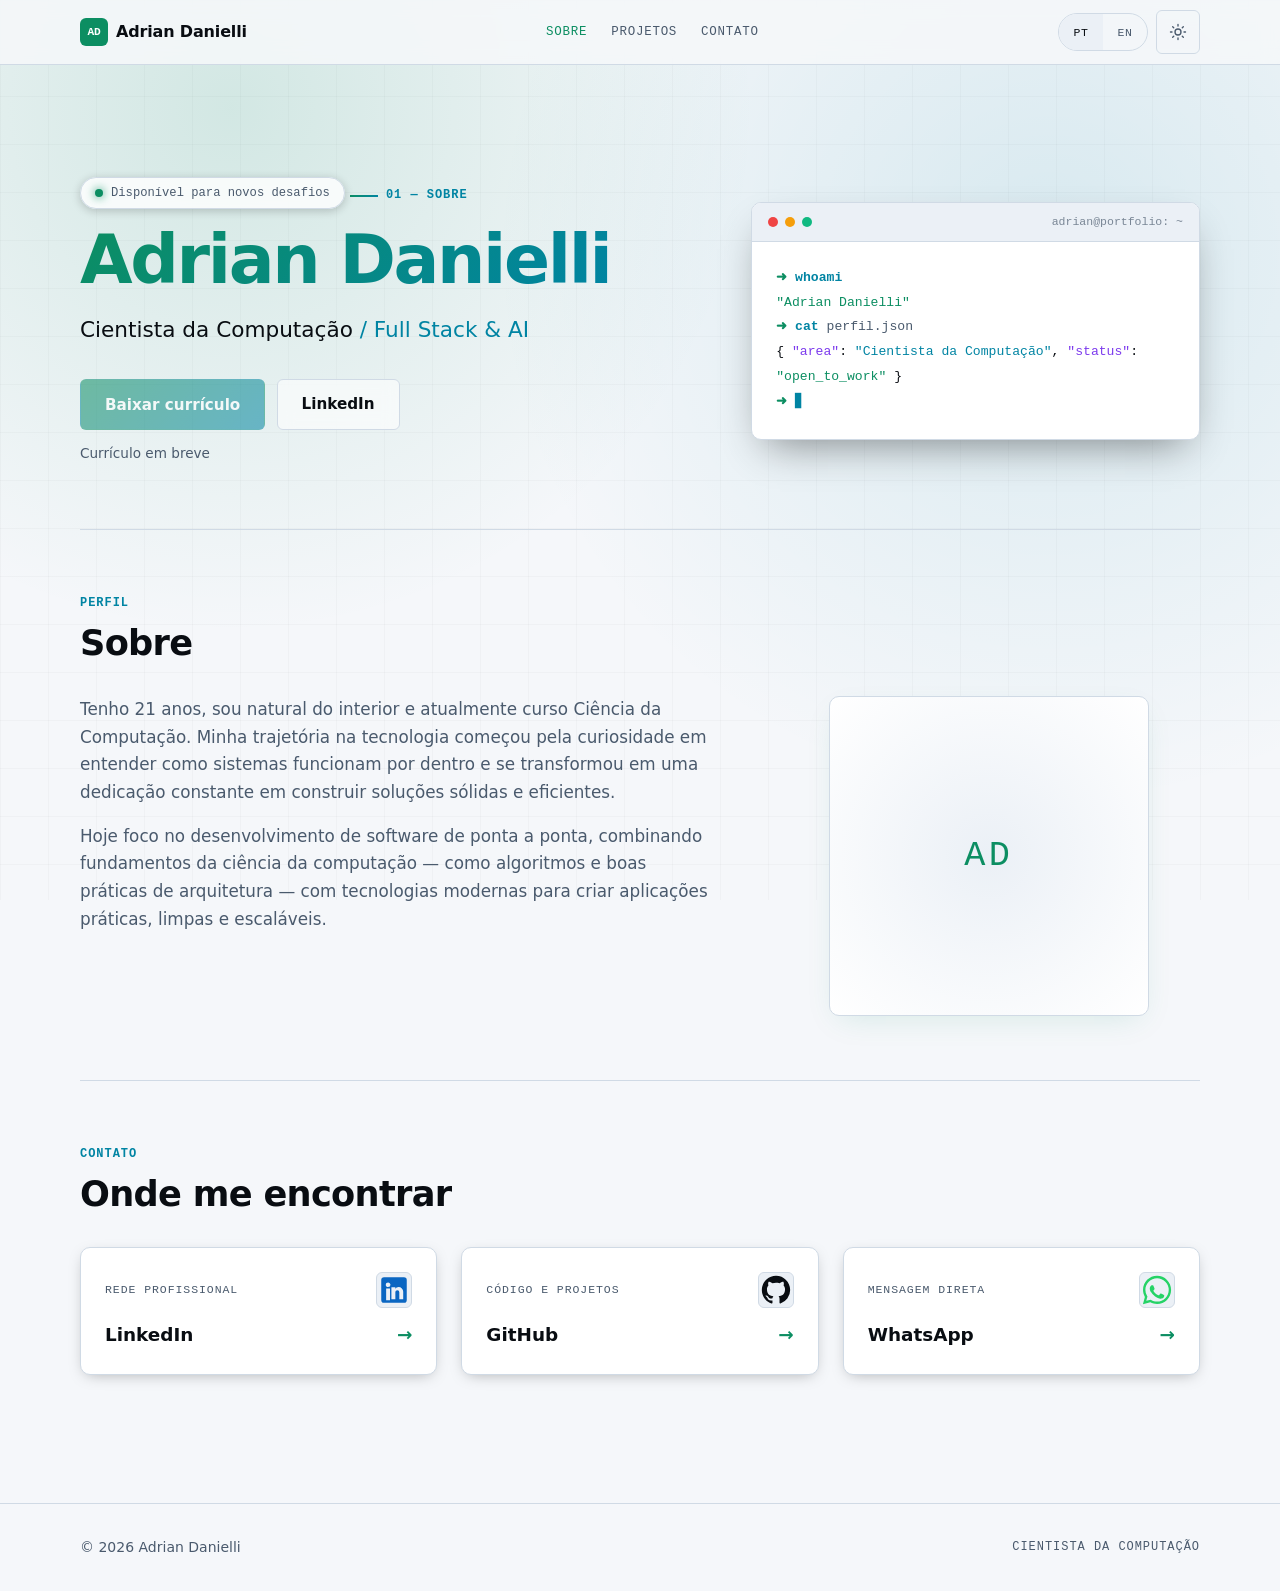
<file: index.html>
<!doctype html>
<html lang="pt-BR">
<head>
  <meta charset="utf-8">
  <meta name="viewport" content="width=device-width, initial-scale=1">
  <title>Adrian Danielli — Cientista da Computação</title>
  <meta name="description" content="Portfólio de Adrian Danielli, Cientista da Computação. Projetos, formação e contato.">
  <link rel="canonical" href="https://danielli-adrian.github.io/">
  <link rel="icon" href="./favicon.svg" type="image/svg+xml">
  <link rel="alternate" hreflang="pt-BR" href="https://danielli-adrian.github.io/">
  <link rel="alternate" hreflang="en" href="https://danielli-adrian.github.io/en/">
  <link rel="alternate" hreflang="x-default" href="https://danielli-adrian.github.io/">

  <meta property="og:type" content="website">
  <meta property="og:title" content="Adrian Danielli — Cientista da Computação">
  <meta property="og:description" content="Portfólio de Adrian Danielli, Cientista da Computação. Projetos, formação e contato.">
  <meta property="og:url" content="https://danielli-adrian.github.io/">
  <meta property="og:image" content="https://danielli-adrian.github.io/assets/img/og-image.svg">
  <meta property="og:locale" content="pt_BR">
  <meta name="twitter:card" content="summary_large_image">

  <link rel="stylesheet" href="./assets/css/styles.css">
  <script type="application/ld+json">
  {
    "@context": "https://schema.org",
    "@type": "Person",
    "name": "Adrian Danielli",
    "jobTitle": "Cientista da Computação",
    "url": "https://danielli-adrian.github.io/",
    "sameAs": [
      "https://www.linkedin.com/in/adrian-danielli/",
      "https://github.com/Danielli-Adrian"
    ]
  }
  </script>
</head>
<body>
  <a class="skip-link" href="#conteudo">Pular para o conteúdo</a>

  <header class="site-header">
    <div class="container site-header__inner">
      <a class="brand" href="./index.html" aria-label="AD Adrian Danielli — início">
        <span class="brand__mark" aria-hidden="true">AD</span>
        <span class="brand__nome">Adrian Danielli</span>
      </a>

      <nav class="nav" id="menu-principal" aria-label="Principal">
        <ul class="nav__list">
          <li><a class="nav__link" href="./index.html" aria-current="page">Sobre</a></li>
          <li><a class="nav__link" href="./projetos.html">Projetos</a></li>
          <li><a class="nav__link" href="./contato.html">Contato</a></li>
        </ul>
      </nav>

      <div class="acoes-header">
        <div class="seletor-idioma" role="group" aria-label="Idioma">
          <a class="seletor-idioma__link" href="./index.html" aria-current="true" hreflang="pt-BR" lang="pt-BR">PT</a>
          <a class="seletor-idioma__link" href="./en/index.html" hreflang="en" lang="en">EN</a>
        </div>
        <button class="alternador-tema" type="button" aria-pressed="false" aria-label="Alternar tema">
          <svg class="icone-sol" width="18" height="18" viewBox="0 0 24 24" fill="none" stroke="currentColor" stroke-width="1.8" stroke-linecap="round" aria-hidden="true">
            <circle cx="12" cy="12" r="4"></circle>
            <path d="M12 2v2M12 20v2M4.9 4.9l1.4 1.4M17.7 17.7l1.4 1.4M2 12h2M20 12h2M4.9 19.1l1.4-1.4M17.7 6.3l1.4-1.4"></path>
          </svg>
          <svg class="icone-lua" width="18" height="18" viewBox="0 0 24 24" fill="none" stroke="currentColor" stroke-width="1.8" stroke-linecap="round" stroke-linejoin="round" aria-hidden="true">
            <path d="M21 12.8A8.5 8.5 0 1 1 11.2 3a6.6 6.6 0 0 0 9.8 9.8z"></path>
          </svg>
        </button>
        <button class="nav-toggle" type="button" aria-expanded="false" aria-controls="menu-principal" aria-label="Abrir menu">
          <span></span><span></span><span></span>
        </button>
      </div>
    </div>
  </header>

  <main id="conteudo">
    <section class="hero container">
      <div class="hero__grid">
        <div>
          <div class="status-pill">
            <span class="status-pill__ponto" aria-hidden="true"></span>
            <span>Disponível para novos desafios</span>
          </div>
          <p class="hero__eyebrow mono">01 — Sobre</p>
          <h1 class="hero__titulo">Adrian Danielli</h1>
          <p class="hero__cargo">Cientista da Computação <span>/ Full Stack & AI</span></p>

          <div class="hero__acoes">
            <button class="btn btn--primary" type="button" disabled aria-describedby="curriculo-nota">Baixar currículo</button>
            <a class="btn btn--ghost" href="https://www.linkedin.com/in/adrian-danielli/" target="_blank" rel="noopener noreferrer">LinkedIn</a>
          </div>
          <p class="hero__nota" id="curriculo-nota">Currículo em breve</p>
        </div>

        <div class="terminal" aria-hidden="true">
          <div class="terminal__barra">
            <span class="terminal__ponto terminal__ponto--fechar"></span>
            <span class="terminal__ponto terminal__ponto--minimizar"></span>
            <span class="terminal__ponto terminal__ponto--expandir"></span>
            <span class="terminal__aba">adrian@portfolio: ~</span>
          </div>
          <div class="terminal__corpo">
            <span class="terminal__linha"><span class="terminal__prompt">➜</span> <span class="syntax-cmd">whoami</span></span>
            <span class="terminal__linha terminal__linha--saida"><span class="syntax-string">"Adrian Danielli"</span></span>
            <span class="terminal__linha"><span class="terminal__prompt">➜</span> <span class="syntax-cmd">cat</span> perfil.json</span>
            <span class="terminal__linha terminal__linha--saida">{ <span class="syntax-prop">"area"</span>: <span class="syntax-cyan">"Cientista da Computação"</span>, <span class="syntax-prop">"status"</span>: <span class="syntax-accent">"open_to_work"</span> }</span>
            <span class="terminal__linha"><span class="terminal__prompt">➜</span> <span class="terminal__cursor">▋</span></span>
          </div>
        </div>
      </div>
    </section>

    <section class="section container" aria-labelledby="sobre-titulo">
      <div class="section__cabecalho">
        <span class="section__eyebrow mono">Perfil</span>
        <h2 class="section__titulo" id="sobre-titulo">Sobre</h2>
      </div>

      <div class="sobre__grid">
        <div class="prose">
          <p>Tenho 21 anos, sou natural do interior e atualmente curso Ciência da Computação. Minha trajetória na tecnologia começou pela curiosidade em entender como sistemas funcionam por dentro e se transformou em uma dedicação constante em construir soluções sólidas e eficientes.</p>
          <p>Hoje foco no desenvolvimento de software de ponta a ponta, combinando fundamentos da ciência da computação — como algoritmos e boas práticas de arquitetura — com tecnologias modernas para criar aplicações práticas, limpas e escaláveis.</p>
        </div>

        <!-- TODO: substituir pelo retrato quando houver [FOTO_ALT] -->
        <div class="foto-placeholder" role="img" aria-label="Foto de Adrian Danielli">AD</div>
      </div>
    </section>

    <section class="section container" aria-labelledby="links-titulo">
      <div class="section__cabecalho">
        <span class="section__eyebrow mono">Contato</span>
        <h2 class="section__titulo" id="links-titulo">Onde me encontrar</h2>
      </div>

      <div class="links__grid">
        <a class="cartao-link" href="https://www.linkedin.com/in/adrian-danielli/" target="_blank" rel="noopener noreferrer">
          <div class="cartao-cabecalho">
            <span class="cartao-link__rotulo">Rede profissional</span>
            <svg class="cartao-icone cartao-icone--linkedin" width="20" height="20" viewBox="0 0 24 24" fill="currentColor" aria-hidden="true">
              <path d="M19 3a2 2 0 0 1 2 2v14a2 2 0 0 1-2 2H5a2 2 0 0 1-2-2V5a2 2 0 0 1 2-2h14m-.5 15.5v-5.3a3.26 3.26 0 0 0-3.26-3.26c-.85 0-1.84.52-2.28 1.3v-1.11h-2.79v8.37h2.79v-4.93c0-.77.62-1.4 1.39-1.4a1.4 1.4 0 0 1 1.4 1.4v4.93h2.75M6.46 10.9v8.37H9.2V10.9H6.46M7.83 6.64a1.66 1.66 0 0 0-1.66 1.66c0 .92.74 1.66 1.66 1.66a1.66 1.66 0 0 0 1.66-1.66c0-.92-.74-1.66-1.66-1.66z"/>
            </svg>
          </div>
          <span class="cartao-link__titulo">LinkedIn <span class="cartao-link__seta" aria-hidden="true">→</span></span>
        </a>
        <a class="cartao-link" href="https://github.com/Danielli-Adrian" target="_blank" rel="noopener noreferrer">
          <div class="cartao-cabecalho">
            <span class="cartao-link__rotulo">Código e projetos</span>
            <svg class="cartao-icone cartao-icone--github" width="20" height="20" viewBox="0 0 24 24" fill="currentColor" aria-hidden="true">
              <path fill-rule="evenodd" clip-rule="evenodd" d="M12 2C6.477 2 2 6.484 2 12.017c0 4.425 2.865 8.18 6.839 9.504.5.092.682-.217.682-.483 0-.237-.008-.868-.013-1.703-2.782.605-3.369-1.343-3.369-1.343-.454-1.158-1.11-1.466-1.11-1.466-.908-.62.069-.608.069-.608 1.003.07 1.53 1.032 1.53 1.032.892 1.53 2.341 1.088 2.91.832.092-.647.35-1.088.636-1.338-2.22-.253-4.555-1.113-4.555-4.951 0-1.093.39-1.988 1.029-2.688-.103-.253-.446-1.272.098-2.65 0 0 .84-.27 2.75 1.026A9.564 9.564 0 0112 6.844c.85.004 1.705.115 2.504.337 1.909-1.296 2.747-1.027 2.747-1.027.546 1.379.202 2.398.1 2.651.64.7 1.028 1.595 1.028 2.688 0 3.848-2.339 4.695-4.566 4.943.359.309.678.92.678 1.855 0 1.338-.012 2.419-.012 2.747 0 .268.18.58.688.482A10.019 10.019 0 0022 12.017C22 6.484 17.522 2 12 2z"/>
            </svg>
          </div>
          <span class="cartao-link__titulo">GitHub <span class="cartao-link__seta" aria-hidden="true">→</span></span>
        </a>
        <a class="cartao-link" href="https://wa.me/5554999298829" target="_blank" rel="noopener noreferrer">
          <div class="cartao-cabecalho">
            <span class="cartao-link__rotulo">Mensagem direta</span>
            <svg class="cartao-icone cartao-icone--whatsapp" width="20" height="20" viewBox="0 0 24 24" fill="currentColor" aria-hidden="true">
              <path d="M12.04 2c-5.46 0-9.91 4.45-9.91 9.91 0 1.75.46 3.45 1.32 4.95L2.05 22l5.25-1.38c1.45.79 3.08 1.21 4.74 1.21 5.46 0 9.91-4.45 9.91-9.91 0-2.65-1.03-5.14-2.9-7.01A9.816 9.816 0 0 0 12.04 2m.01 1.67c2.2 0 4.26.86 5.82 2.42a8.225 8.225 0 0 1 2.41 5.83c0 4.54-3.7 8.24-8.24 8.24-1.48 0-2.93-.39-4.19-1.15l-.3-.18-3.12.82.83-3.04-.2-.31a8.19 8.19 0 0 1-1.26-4.38c0-4.54 3.7-8.24 8.24-8.24m4.52 11.66c-.25-.13-1.47-.72-1.7-.81-.23-.08-.39-.13-.56.13-.17.25-.64.81-.79.97-.14.17-.29.19-.54.06-.25-.13-1.06-.39-2.03-1.24-.75-.67-1.26-1.5-1.41-1.75-.14-.25-.02-.38.11-.51.11-.11.25-.29.37-.43.13-.15.17-.25.25-.42.08-.17.04-.31-.02-.44-.06-.13-.56-1.34-.76-1.84-.2-.49-.4-.42-.56-.43h-.48c-.17 0-.44.06-.67.31-.23.25-.88.86-.88 2.1 0 1.24.9 2.44 1.03 2.61.13.17 1.78 2.71 4.3 3.8.6.26 1.07.41 1.44.53.61.19 1.16.17 1.6.1.49-.07 1.47-.6 1.68-1.18.21-.58.21-1.07.15-1.18-.07-.12-.23-.19-.48-.31z"/>
            </svg>
          </div>
          <span class="cartao-link__titulo">WhatsApp <span class="cartao-link__seta" aria-hidden="true">→</span></span>
        </a>
      </div>
    </section>
  </main>

  <footer class="site-footer">
    <div class="container site-footer__inner">
      <span>© 2026 Adrian Danielli</span>
      <span class="mono">Cientista da Computação</span>
    </div>
  </footer>

  <script src="./assets/js/main.js" defer></script>
</body>
</html>
</file>
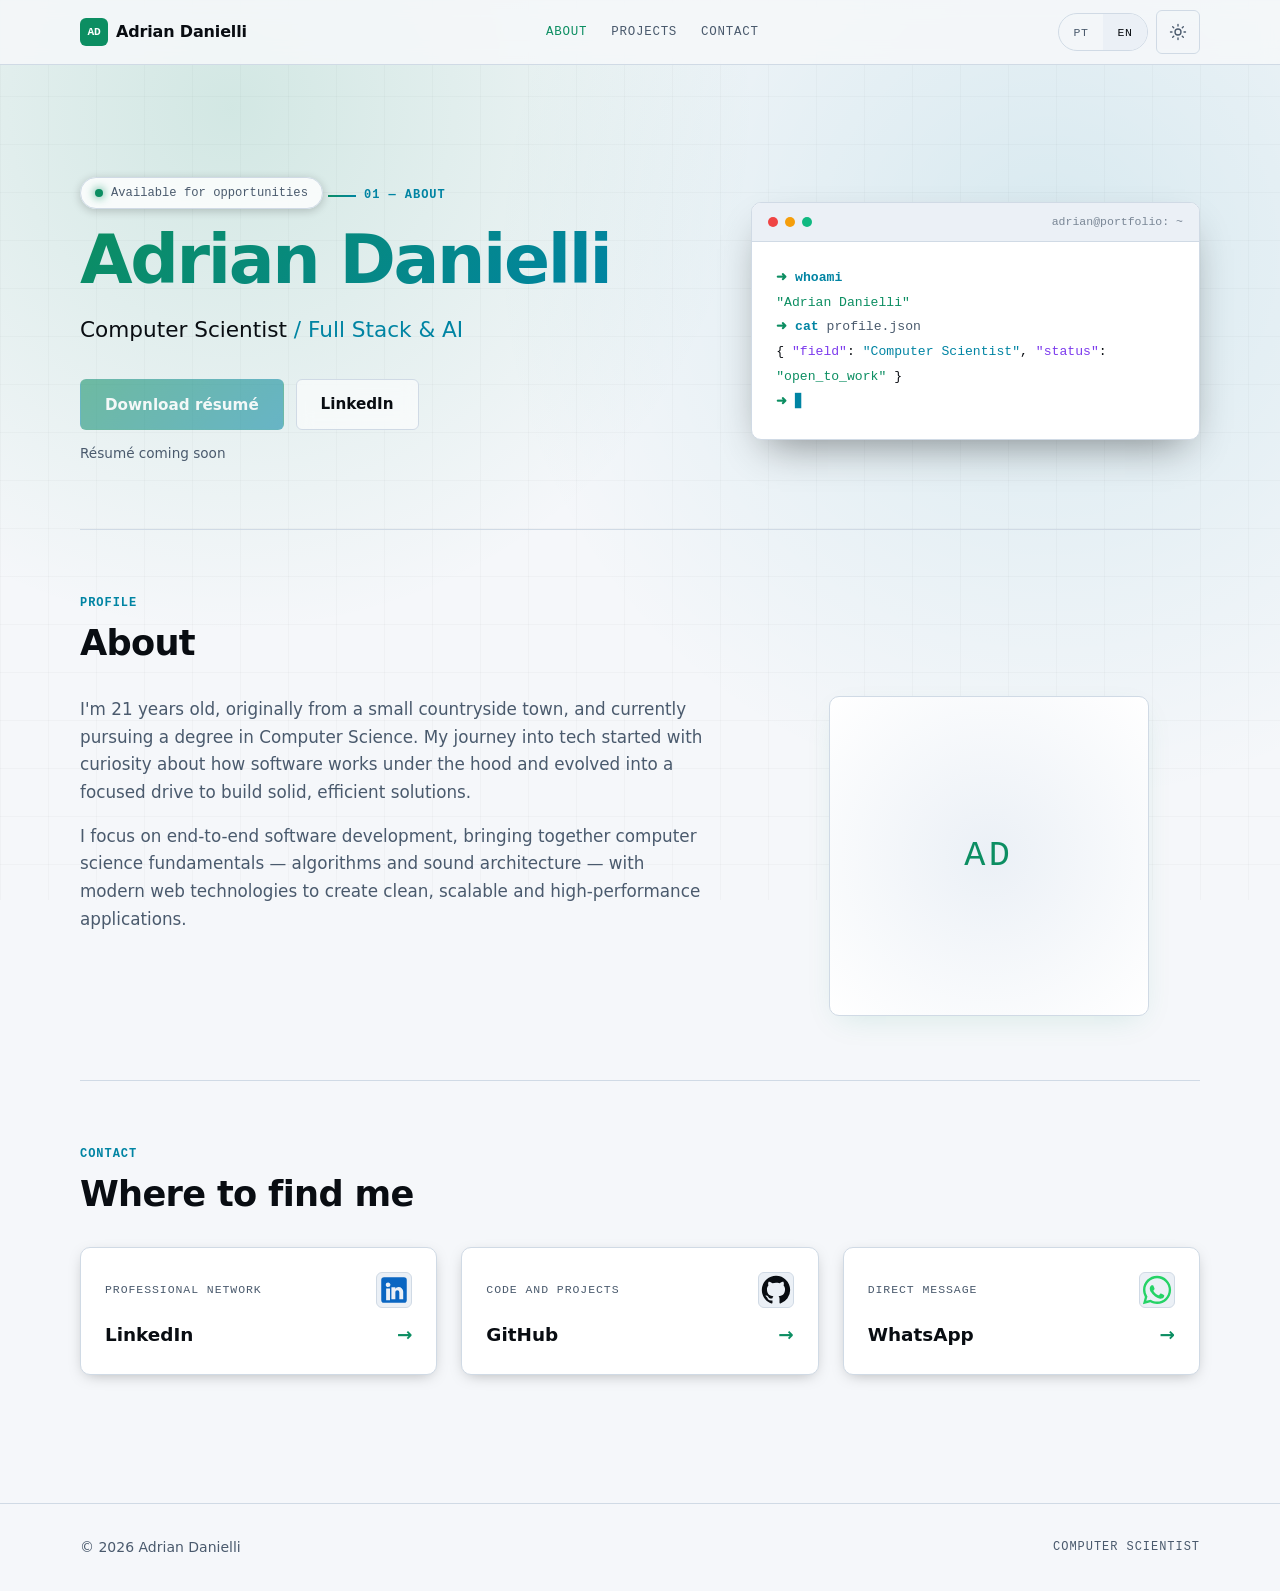
<file: en/index.html>
<!doctype html>
<html lang="en">
<head>
  <meta charset="utf-8">
  <meta name="viewport" content="width=device-width, initial-scale=1">
  <title>Adrian Danielli — Computer Scientist</title>
  <meta name="description" content="Portfolio of Adrian Danielli, Computer Scientist. Projects, background and contact.">
  <link rel="canonical" href="https://danielli-adrian.github.io/en/">
  <link rel="icon" href="../favicon.svg" type="image/svg+xml">
  <link rel="alternate" hreflang="pt-BR" href="https://danielli-adrian.github.io/">
  <link rel="alternate" hreflang="en" href="https://danielli-adrian.github.io/en/">
  <link rel="alternate" hreflang="x-default" href="https://danielli-adrian.github.io/">

  <meta property="og:type" content="website">
  <meta property="og:title" content="Adrian Danielli — Computer Scientist">
  <meta property="og:description" content="Portfolio of Adrian Danielli, Computer Scientist. Projects, background and contact.">
  <meta property="og:url" content="https://danielli-adrian.github.io/en/">
  <meta property="og:image" content="https://danielli-adrian.github.io/assets/img/og-image.svg">
  <meta property="og:locale" content="en_US">
  <meta property="og:locale:alternate" content="pt_BR">
  <meta name="twitter:card" content="summary_large_image">

  <link rel="stylesheet" href="../assets/css/styles.css">
</head>
<body>
  <a class="skip-link" href="#conteudo">Skip to content</a>

  <header class="site-header">
    <div class="container site-header__inner">
      <a class="brand" href="./index.html" aria-label="AD Adrian Danielli — home">
        <span class="brand__mark" aria-hidden="true">AD</span>
        <span class="brand__nome">Adrian Danielli</span>
      </a>

      <nav class="nav" id="menu-principal" aria-label="Main">
        <ul class="nav__list">
          <li><a class="nav__link" href="./index.html" aria-current="page">About</a></li>
          <li><a class="nav__link" href="./projetos.html">Projects</a></li>
          <li><a class="nav__link" href="./contato.html">Contact</a></li>
        </ul>
      </nav>

      <div class="acoes-header">
        <div class="seletor-idioma" role="group" aria-label="Language">
          <a class="seletor-idioma__link" href="../index.html" hreflang="pt-BR" lang="pt-BR">PT</a>
          <a class="seletor-idioma__link" href="./index.html" aria-current="true" hreflang="en" lang="en">EN</a>
        </div>
        <button class="alternador-tema" type="button" aria-pressed="false" aria-label="Toggle theme">
          <svg class="icone-sol" width="18" height="18" viewBox="0 0 24 24" fill="none" stroke="currentColor" stroke-width="1.8" stroke-linecap="round" aria-hidden="true">
            <circle cx="12" cy="12" r="4"></circle>
            <path d="M12 2v2M12 20v2M4.9 4.9l1.4 1.4M17.7 17.7l1.4 1.4M2 12h2M20 12h2M4.9 19.1l1.4-1.4M17.7 6.3l1.4-1.4"></path>
          </svg>
          <svg class="icone-lua" width="18" height="18" viewBox="0 0 24 24" fill="none" stroke="currentColor" stroke-width="1.8" stroke-linecap="round" stroke-linejoin="round" aria-hidden="true">
            <path d="M21 12.8A8.5 8.5 0 1 1 11.2 3a6.6 6.6 0 0 0 9.8 9.8z"></path>
          </svg>
        </button>
        <button class="nav-toggle" type="button" aria-expanded="false" aria-controls="menu-principal" aria-label="Open menu">
          <span></span><span></span><span></span>
        </button>
      </div>
    </div>
  </header>

  <main id="conteudo">
    <section class="hero container">
      <div class="hero__grid">
        <div>
          <div class="status-pill">
            <span class="status-pill__ponto" aria-hidden="true"></span>
            <span>Available for opportunities</span>
          </div>
          <p class="hero__eyebrow mono">01 — About</p>
          <h1 class="hero__titulo">Adrian Danielli</h1>
          <p class="hero__cargo">Computer Scientist <span>/ Full Stack & AI</span></p>

          <div class="hero__acoes">
            <button class="btn btn--primary" type="button" disabled aria-describedby="curriculo-nota">Download résumé</button>
            <a class="btn btn--ghost" href="https://www.linkedin.com/in/adrian-danielli/" target="_blank" rel="noopener noreferrer">LinkedIn</a>
          </div>
          <p class="hero__nota" id="curriculo-nota">Résumé coming soon</p>
        </div>

        <div class="terminal" aria-hidden="true">
          <div class="terminal__barra">
            <span class="terminal__ponto terminal__ponto--fechar"></span>
            <span class="terminal__ponto terminal__ponto--minimizar"></span>
            <span class="terminal__ponto terminal__ponto--expandir"></span>
            <span class="terminal__aba">adrian@portfolio: ~</span>
          </div>
          <div class="terminal__corpo">
            <span class="terminal__linha"><span class="terminal__prompt">➜</span> <span class="syntax-cmd">whoami</span></span>
            <span class="terminal__linha terminal__linha--saida"><span class="syntax-string">"Adrian Danielli"</span></span>
            <span class="terminal__linha"><span class="terminal__prompt">➜</span> <span class="syntax-cmd">cat</span> profile.json</span>
            <span class="terminal__linha terminal__linha--saida">{ <span class="syntax-prop">"field"</span>: <span class="syntax-cyan">"Computer Scientist"</span>, <span class="syntax-prop">"status"</span>: <span class="syntax-accent">"open_to_work"</span> }</span>
            <span class="terminal__linha"><span class="terminal__prompt">➜</span> <span class="terminal__cursor">▋</span></span>
          </div>
        </div>
      </div>
    </section>

    <section class="section container" aria-labelledby="sobre-titulo">
      <div class="section__cabecalho">
        <span class="section__eyebrow mono">Profile</span>
        <h2 class="section__titulo" id="sobre-titulo">About</h2>
      </div>

      <div class="sobre__grid">
        <div class="prose">
          <p>I'm 21 years old, originally from a small countryside town, and currently pursuing a degree in Computer Science. My journey into tech started with curiosity about how software works under the hood and evolved into a focused drive to build solid, efficient solutions.</p>
          <p>I focus on end-to-end software development, bringing together computer science fundamentals — algorithms and sound architecture — with modern web technologies to create clean, scalable and high-performance applications.</p>
        </div>

        <!-- TODO: replace with the portrait when available [FOTO_ALT] -->
        <div class="foto-placeholder" role="img" aria-label="Photo of Adrian Danielli">AD</div>
      </div>
    </section>

    <section class="section container" aria-labelledby="links-titulo">
      <div class="section__cabecalho">
        <span class="section__eyebrow mono">Contact</span>
        <h2 class="section__titulo" id="links-titulo">Where to find me</h2>
      </div>

      <div class="links__grid">
        <a class="cartao-link" href="https://www.linkedin.com/in/adrian-danielli/" target="_blank" rel="noopener noreferrer">
          <div class="cartao-cabecalho">
            <span class="cartao-link__rotulo">Professional network</span>
            <svg class="cartao-icone cartao-icone--linkedin" width="20" height="20" viewBox="0 0 24 24" fill="currentColor" aria-hidden="true">
              <path d="M19 3a2 2 0 0 1 2 2v14a2 2 0 0 1-2 2H5a2 2 0 0 1-2-2V5a2 2 0 0 1 2-2h14m-.5 15.5v-5.3a3.26 3.26 0 0 0-3.26-3.26c-.85 0-1.84.52-2.28 1.3v-1.11h-2.79v8.37h2.79v-4.93c0-.77.62-1.4 1.39-1.4a1.4 1.4 0 0 1 1.4 1.4v4.93h2.75M6.46 10.9v8.37H9.2V10.9H6.46M7.83 6.64a1.66 1.66 0 0 0-1.66 1.66c0 .92.74 1.66 1.66 1.66a1.66 1.66 0 0 0 1.66-1.66c0-.92-.74-1.66-1.66-1.66z"/>
            </svg>
          </div>
          <span class="cartao-link__titulo">LinkedIn <span class="cartao-link__seta" aria-hidden="true">→</span></span>
        </a>
        <a class="cartao-link" href="https://github.com/Danielli-Adrian" target="_blank" rel="noopener noreferrer">
          <div class="cartao-cabecalho">
            <span class="cartao-link__rotulo">Code and projects</span>
            <svg class="cartao-icone cartao-icone--github" width="20" height="20" viewBox="0 0 24 24" fill="currentColor" aria-hidden="true">
              <path fill-rule="evenodd" clip-rule="evenodd" d="M12 2C6.477 2 2 6.484 2 12.017c0 4.425 2.865 8.18 6.839 9.504.5.092.682-.217.682-.483 0-.237-.008-.868-.013-1.703-2.782.605-3.369-1.343-3.369-1.343-.454-1.158-1.11-1.466-1.11-1.466-.908-.62.069-.608.069-.608 1.003.07 1.53 1.032 1.53 1.032.892 1.53 2.341 1.088 2.91.832.092-.647.35-1.088.636-1.338-2.22-.253-4.555-1.113-4.555-4.951 0-1.093.39-1.988 1.029-2.688-.103-.253-.446-1.272.098-2.65 0 0 .84-.27 2.75 1.026A9.564 9.564 0 0112 6.844c.85.004 1.705.115 2.504.337 1.909-1.296 2.747-1.027 2.747-1.027.546 1.379.202 2.398.1 2.651.64.7 1.028 1.595 1.028 2.688 0 3.848-2.339 4.695-4.566 4.943.359.309.678.92.678 1.855 0 1.338-.012 2.419-.012 2.747 0 .268.18.58.688.482A10.019 10.019 0 0022 12.017C22 6.484 17.522 2 12 2z"/>
            </svg>
          </div>
          <span class="cartao-link__titulo">GitHub <span class="cartao-link__seta" aria-hidden="true">→</span></span>
        </a>
        <a class="cartao-link" href="https://wa.me/5554999298829" target="_blank" rel="noopener noreferrer">
          <div class="cartao-cabecalho">
            <span class="cartao-link__rotulo">Direct message</span>
            <svg class="cartao-icone cartao-icone--whatsapp" width="20" height="20" viewBox="0 0 24 24" fill="currentColor" aria-hidden="true">
              <path d="M12.04 2c-5.46 0-9.91 4.45-9.91 9.91 0 1.75.46 3.45 1.32 4.95L2.05 22l5.25-1.38c1.45.79 3.08 1.21 4.74 1.21 5.46 0 9.91-4.45 9.91-9.91 0-2.65-1.03-5.14-2.9-7.01A9.816 9.816 0 0 0 12.04 2m.01 1.67c2.2 0 4.26.86 5.82 2.42a8.225 8.225 0 0 1 2.41 5.83c0 4.54-3.7 8.24-8.24 8.24-1.48 0-2.93-.39-4.19-1.15l-.3-.18-3.12.82.83-3.04-.2-.31a8.19 8.19 0 0 1-1.26-4.38c0-4.54 3.7-8.24 8.24-8.24m4.52 11.66c-.25-.13-1.47-.72-1.7-.81-.23-.08-.39-.13-.56.13-.17.25-.64.81-.79.97-.14.17-.29.19-.54.06-.25-.13-1.06-.39-2.03-1.24-.75-.67-1.26-1.5-1.41-1.75-.14-.25-.02-.38.11-.51.11-.11.25-.29.37-.43.13-.15.17-.25.25-.42.08-.17.04-.31-.02-.44-.06-.13-.56-1.34-.76-1.84-.2-.49-.4-.42-.56-.43h-.48c-.17 0-.44.06-.67.31-.23.25-.88.86-.88 2.1 0 1.24.9 2.44 1.03 2.61.13.17 1.78 2.71 4.3 3.8.6.26 1.07.41 1.44.53.61.19 1.16.17 1.6.1.49-.07 1.47-.6 1.68-1.18.21-.58.21-1.07.15-1.18-.07-.12-.23-.19-.48-.31z"/>
            </svg>
          </div>
          <span class="cartao-link__titulo">WhatsApp <span class="cartao-link__seta" aria-hidden="true">→</span></span>
        </a>
      </div>
    </section>
  </main>

  <footer class="site-footer">
    <div class="container site-footer__inner">
      <span>© 2026 Adrian Danielli</span>
      <span class="mono">Computer Scientist</span>
    </div>
  </footer>

  <script src="../assets/js/main.js" defer></script>
</body>
</html>
</file>
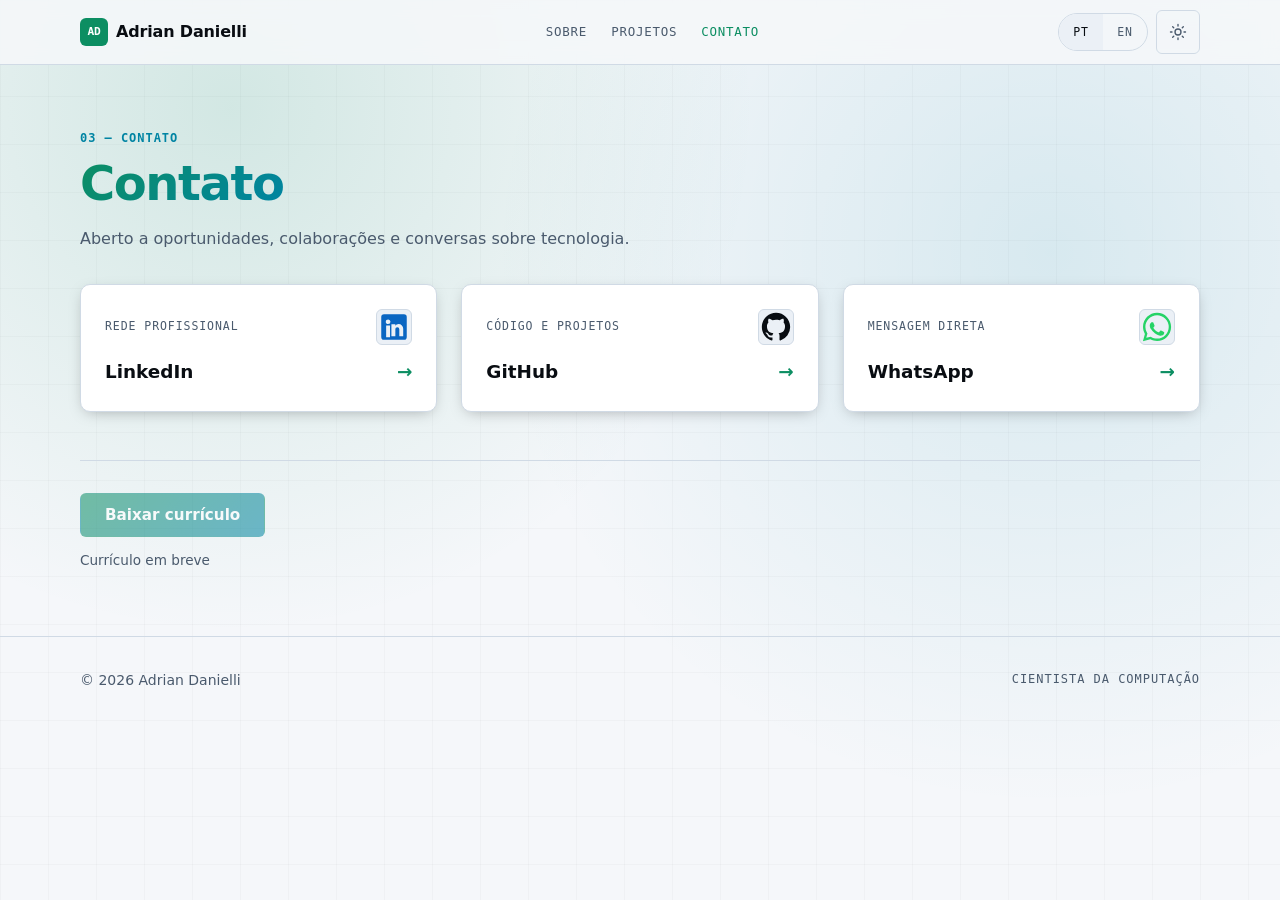
<file: contato.html>
<!doctype html>
<html lang="pt-BR">
<head>
  <meta charset="utf-8">
  <meta name="viewport" content="width=device-width, initial-scale=1">
  <title>Contato — Adrian Danielli</title>
  <meta name="description" content="Fale com Adrian Danielli: LinkedIn, GitHub e currículo.">
  <link rel="canonical" href="https://danielli-adrian.github.io/contato.html">
  <link rel="icon" href="./favicon.svg" type="image/svg+xml">
  <link rel="alternate" hreflang="pt-BR" href="https://danielli-adrian.github.io/contato.html">
  <link rel="alternate" hreflang="en" href="https://danielli-adrian.github.io/en/contato.html">
  <link rel="alternate" hreflang="x-default" href="https://danielli-adrian.github.io/contato.html">

  <meta property="og:type" content="website">
  <meta property="og:title" content="Contato — Adrian Danielli">
  <meta property="og:description" content="Fale com Adrian Danielli: LinkedIn, GitHub e currículo.">
  <meta property="og:url" content="https://danielli-adrian.github.io/contato.html">
  <meta property="og:image" content="https://danielli-adrian.github.io/assets/img/og-image.svg">
  <meta property="og:locale" content="pt_BR">
  <meta name="twitter:card" content="summary_large_image">

  <link rel="stylesheet" href="./assets/css/styles.css">
</head>
<body>
  <a class="skip-link" href="#conteudo">Pular para o conteúdo</a>

  <header class="site-header">
    <div class="container site-header__inner">
      <a class="brand" href="./index.html" aria-label="AD Adrian Danielli — início">
        <span class="brand__mark" aria-hidden="true">AD</span>
        <span class="brand__nome">Adrian Danielli</span>
      </a>

      <nav class="nav" id="menu-principal" aria-label="Principal">
        <ul class="nav__list">
          <li><a class="nav__link" href="./index.html">Sobre</a></li>
          <li><a class="nav__link" href="./projetos.html">Projetos</a></li>
          <li><a class="nav__link" href="./contato.html" aria-current="page">Contato</a></li>
        </ul>
      </nav>

      <div class="acoes-header">
        <div class="seletor-idioma" role="group" aria-label="Idioma">
          <a class="seletor-idioma__link" href="./contato.html" aria-current="true" hreflang="pt-BR" lang="pt-BR">PT</a>
          <a class="seletor-idioma__link" href="./en/contato.html" hreflang="en" lang="en">EN</a>
        </div>
        <button class="alternador-tema" type="button" aria-pressed="false" aria-label="Alternar tema">
          <svg class="icone-sol" width="18" height="18" viewBox="0 0 24 24" fill="none" stroke="currentColor" stroke-width="1.8" stroke-linecap="round" aria-hidden="true">
            <circle cx="12" cy="12" r="4"></circle>
            <path d="M12 2v2M12 20v2M4.9 4.9l1.4 1.4M17.7 17.7l1.4 1.4M2 12h2M20 12h2M4.9 19.1l1.4-1.4M17.7 6.3l1.4-1.4"></path>
          </svg>
          <svg class="icone-lua" width="18" height="18" viewBox="0 0 24 24" fill="none" stroke="currentColor" stroke-width="1.8" stroke-linecap="round" stroke-linejoin="round" aria-hidden="true">
            <path d="M21 12.8A8.5 8.5 0 1 1 11.2 3a6.6 6.6 0 0 0 9.8 9.8z"></path>
          </svg>
        </button>
        <button class="nav-toggle" type="button" aria-expanded="false" aria-controls="menu-principal" aria-label="Abrir menu">
          <span></span><span></span><span></span>
        </button>
      </div>
    </div>
  </header>

  <main id="conteudo">
    <div class="container pagina-topo">
      <p class="section__eyebrow mono">03 — Contato</p>
      <h1 class="pagina-topo__titulo">Contato</h1>
      <p class="pagina-topo__texto">Aberto a oportunidades, colaborações e conversas sobre tecnologia.</p>
    </div>

    <section class="container" aria-labelledby="canais-titulo">
      <h2 class="sr-only" id="canais-titulo">Canais de contato</h2>

      <div class="grade-contato">
        <a class="cartao-contato" href="https://www.linkedin.com/in/adrian-danielli/" target="_blank" rel="noopener noreferrer">
          <div class="cartao-cabecalho">
            <span class="cartao-contato__rotulo">Rede profissional</span>
            <svg class="cartao-icone cartao-icone--linkedin" width="20" height="20" viewBox="0 0 24 24" fill="currentColor" aria-hidden="true">
              <path d="M19 3a2 2 0 0 1 2 2v14a2 2 0 0 1-2 2H5a2 2 0 0 1-2-2V5a2 2 0 0 1 2-2h14m-.5 15.5v-5.3a3.26 3.26 0 0 0-3.26-3.26c-.85 0-1.84.52-2.28 1.3v-1.11h-2.79v8.37h2.79v-4.93c0-.77.62-1.4 1.39-1.4a1.4 1.4 0 0 1 1.4 1.4v4.93h2.75M6.46 10.9v8.37H9.2V10.9H6.46M7.83 6.64a1.66 1.66 0 0 0-1.66 1.66c0 .92.74 1.66 1.66 1.66a1.66 1.66 0 0 0 1.66-1.66c0-.92-.74-1.66-1.66-1.66z"/>
            </svg>
          </div>
          <span class="cartao-contato__titulo">LinkedIn <span class="cartao-link__seta" aria-hidden="true">→</span></span>
        </a>
        <a class="cartao-contato" href="https://github.com/Danielli-Adrian" target="_blank" rel="noopener noreferrer">
          <div class="cartao-cabecalho">
            <span class="cartao-contato__rotulo">Código e projetos</span>
            <svg class="cartao-icone cartao-icone--github" width="20" height="20" viewBox="0 0 24 24" fill="currentColor" aria-hidden="true">
              <path fill-rule="evenodd" clip-rule="evenodd" d="M12 2C6.477 2 2 6.484 2 12.017c0 4.425 2.865 8.18 6.839 9.504.5.092.682-.217.682-.483 0-.237-.008-.868-.013-1.703-2.782.605-3.369-1.343-3.369-1.343-.454-1.158-1.11-1.466-1.11-1.466-.908-.62.069-.608.069-.608 1.003.07 1.53 1.032 1.53 1.032.892 1.53 2.341 1.088 2.91.832.092-.647.35-1.088.636-1.338-2.22-.253-4.555-1.113-4.555-4.951 0-1.093.39-1.988 1.029-2.688-.103-.253-.446-1.272.098-2.65 0 0 .84-.27 2.75 1.026A9.564 9.564 0 0112 6.844c.85.004 1.705.115 2.504.337 1.909-1.296 2.747-1.027 2.747-1.027.546 1.379.202 2.398.1 2.651.64.7 1.028 1.595 1.028 2.688 0 3.848-2.339 4.695-4.566 4.943.359.309.678.92.678 1.855 0 1.338-.012 2.419-.012 2.747 0 .268.18.58.688.482A10.019 10.019 0 0022 12.017C22 6.484 17.522 2 12 2z"/>
            </svg>
          </div>
          <span class="cartao-contato__titulo">GitHub <span class="cartao-link__seta" aria-hidden="true">→</span></span>
        </a>
        <a class="cartao-contato" href="https://wa.me/5554999298829" target="_blank" rel="noopener noreferrer">
          <div class="cartao-cabecalho">
            <span class="cartao-contato__rotulo">Mensagem direta</span>
            <svg class="cartao-icone cartao-icone--whatsapp" width="20" height="20" viewBox="0 0 24 24" fill="currentColor" aria-hidden="true">
              <path d="M12.04 2c-5.46 0-9.91 4.45-9.91 9.91 0 1.75.46 3.45 1.32 4.95L2.05 22l5.25-1.38c1.45.79 3.08 1.21 4.74 1.21 5.46 0 9.91-4.45 9.91-9.91 0-2.65-1.03-5.14-2.9-7.01A9.816 9.816 0 0 0 12.04 2m.01 1.67c2.2 0 4.26.86 5.82 2.42a8.225 8.225 0 0 1 2.41 5.83c0 4.54-3.7 8.24-8.24 8.24-1.48 0-2.93-.39-4.19-1.15l-.3-.18-3.12.82.83-3.04-.2-.31a8.19 8.19 0 0 1-1.26-4.38c0-4.54 3.7-8.24 8.24-8.24m4.52 11.66c-.25-.13-1.47-.72-1.7-.81-.23-.08-.39-.13-.56.13-.17.25-.64.81-.79.97-.14.17-.29.19-.54.06-.25-.13-1.06-.39-2.03-1.24-.75-.67-1.26-1.5-1.41-1.75-.14-.25-.02-.38.11-.51.11-.11.25-.29.37-.43.13-.15.17-.25.25-.42.08-.17.04-.31-.02-.44-.06-.13-.56-1.34-.76-1.84-.2-.49-.4-.42-.56-.43h-.48c-.17 0-.44.06-.67.31-.23.25-.88.86-.88 2.1 0 1.24.9 2.44 1.03 2.61.13.17 1.78 2.71 4.3 3.8.6.26 1.07.41 1.44.53.61.19 1.16.17 1.6.1.49-.07 1.47-.6 1.68-1.18.21-.58.21-1.07.15-1.18-.07-.12-.23-.19-.48-.31z"/>
            </svg>
          </div>
          <span class="cartao-contato__titulo">WhatsApp <span class="cartao-link__seta" aria-hidden="true">→</span></span>
        </a>
      </div>

      <div class="contato__curriculo">
        <button class="btn btn--primary" type="button" disabled aria-describedby="curriculo-nota">Baixar currículo</button>
        <p class="hero__nota" id="curriculo-nota">Currículo em breve</p>
      </div>
    </section>
  </main>

  <footer class="site-footer">
    <div class="container site-footer__inner">
      <span>© 2026 Adrian Danielli</span>
      <span class="mono">Cientista da Computação</span>
    </div>
  </footer>

  <script src="./assets/js/main.js" defer></script>
</body>
</html>
</file>
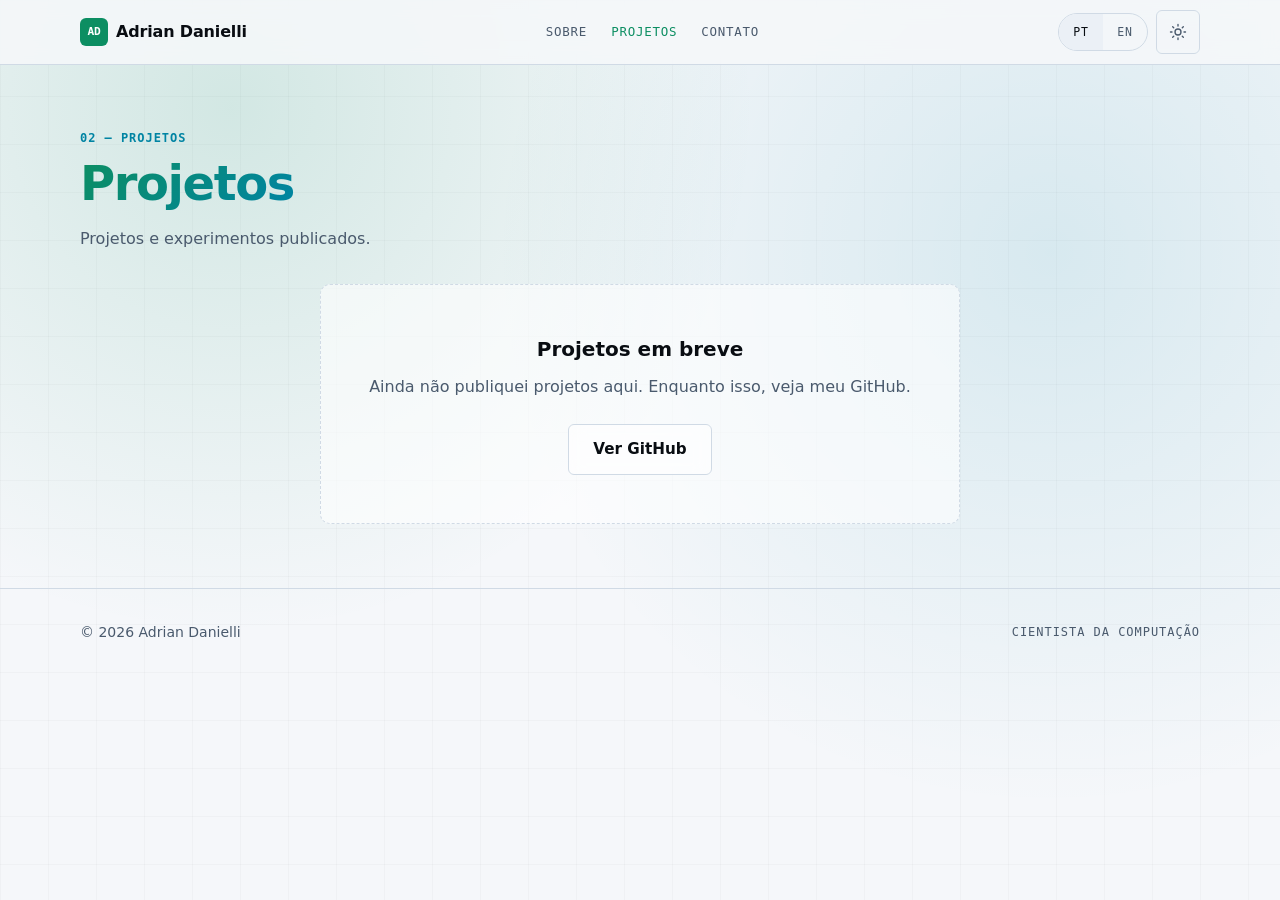
<file: projetos.html>
<!doctype html>
<html lang="pt-BR">
<head>
  <meta charset="utf-8">
  <meta name="viewport" content="width=device-width, initial-scale=1">
  <title>Projetos — Adrian Danielli</title>
  <meta name="description" content="Projetos e experimentos de Adrian Danielli, Cientista da Computação.">
  <link rel="canonical" href="https://danielli-adrian.github.io/projetos.html">
  <link rel="icon" href="./favicon.svg" type="image/svg+xml">
  <link rel="alternate" hreflang="pt-BR" href="https://danielli-adrian.github.io/projetos.html">
  <link rel="alternate" hreflang="en" href="https://danielli-adrian.github.io/en/projetos.html">
  <link rel="alternate" hreflang="x-default" href="https://danielli-adrian.github.io/projetos.html">

  <meta property="og:type" content="website">
  <meta property="og:title" content="Projetos — Adrian Danielli">
  <meta property="og:description" content="Projetos e experimentos de Adrian Danielli, Cientista da Computação.">
  <meta property="og:url" content="https://danielli-adrian.github.io/projetos.html">
  <meta property="og:image" content="https://danielli-adrian.github.io/assets/img/og-image.svg">
  <meta property="og:locale" content="pt_BR">
  <meta name="twitter:card" content="summary_large_image">

  <link rel="stylesheet" href="./assets/css/styles.css">
</head>
<body>
  <a class="skip-link" href="#conteudo">Pular para o conteúdo</a>

  <header class="site-header">
    <div class="container site-header__inner">
      <a class="brand" href="./index.html" aria-label="AD Adrian Danielli — início">
        <span class="brand__mark" aria-hidden="true">AD</span>
        <span class="brand__nome">Adrian Danielli</span>
      </a>

      <nav class="nav" id="menu-principal" aria-label="Principal">
        <ul class="nav__list">
          <li><a class="nav__link" href="./index.html">Sobre</a></li>
          <li><a class="nav__link" href="./projetos.html" aria-current="page">Projetos</a></li>
          <li><a class="nav__link" href="./contato.html">Contato</a></li>
        </ul>
      </nav>

      <div class="acoes-header">
        <div class="seletor-idioma" role="group" aria-label="Idioma">
          <a class="seletor-idioma__link" href="./projetos.html" aria-current="true" hreflang="pt-BR" lang="pt-BR">PT</a>
          <a class="seletor-idioma__link" href="./en/projetos.html" hreflang="en" lang="en">EN</a>
        </div>
        <button class="alternador-tema" type="button" aria-pressed="false" aria-label="Alternar tema">
          <svg class="icone-sol" width="18" height="18" viewBox="0 0 24 24" fill="none" stroke="currentColor" stroke-width="1.8" stroke-linecap="round" aria-hidden="true">
            <circle cx="12" cy="12" r="4"></circle>
            <path d="M12 2v2M12 20v2M4.9 4.9l1.4 1.4M17.7 17.7l1.4 1.4M2 12h2M20 12h2M4.9 19.1l1.4-1.4M17.7 6.3l1.4-1.4"></path>
          </svg>
          <svg class="icone-lua" width="18" height="18" viewBox="0 0 24 24" fill="none" stroke="currentColor" stroke-width="1.8" stroke-linecap="round" stroke-linejoin="round" aria-hidden="true">
            <path d="M21 12.8A8.5 8.5 0 1 1 11.2 3a6.6 6.6 0 0 0 9.8 9.8z"></path>
          </svg>
        </button>
        <button class="nav-toggle" type="button" aria-expanded="false" aria-controls="menu-principal" aria-label="Abrir menu">
          <span></span><span></span><span></span>
        </button>
      </div>
    </div>
  </header>

  <main id="conteudo">
    <div class="container pagina-topo">
      <p class="section__eyebrow mono">02 — Projetos</p>
      <h1 class="pagina-topo__titulo">Projetos</h1>
      <p class="pagina-topo__texto">Projetos e experimentos publicados.</p>
    </div>

    <section class="container" aria-labelledby="lista-projetos">
      <h2 class="sr-only" id="lista-projetos">Lista de projetos</h2>

      <div class="estado-vazio">
        <h2 class="estado-vazio__titulo">Projetos em breve</h2>
        <p class="estado-vazio__texto">Ainda não publiquei projetos aqui. Enquanto isso, veja meu GitHub.</p>
        <p class="estado-vazio__acao">
          <a class="btn btn--ghost" href="https://github.com/Danielli-Adrian" target="_blank" rel="noopener noreferrer">Ver GitHub</a>
        </p>
      </div>

      <!-- Para adicionar um projeto, copie o bloco abaixo e preencha os campos.
      <div class="grade-projetos">
        <article class="card-projeto">
          <h2 class="card-projeto__titulo">[PROJETO_TITULO]</h2>
          <p class="card-projeto__desc">[PROJETO_DESC]</p>
          <a class="card-projeto__link" href="[URL]">Ver projeto</a>
        </article>
      </div>
      -->
    </section>
  </main>

  <footer class="site-footer">
    <div class="container site-footer__inner">
      <span>© 2026 Adrian Danielli</span>
      <span class="mono">Cientista da Computação</span>
    </div>
  </footer>

  <script src="./assets/js/main.js" defer></script>
</body>
</html>
</file>
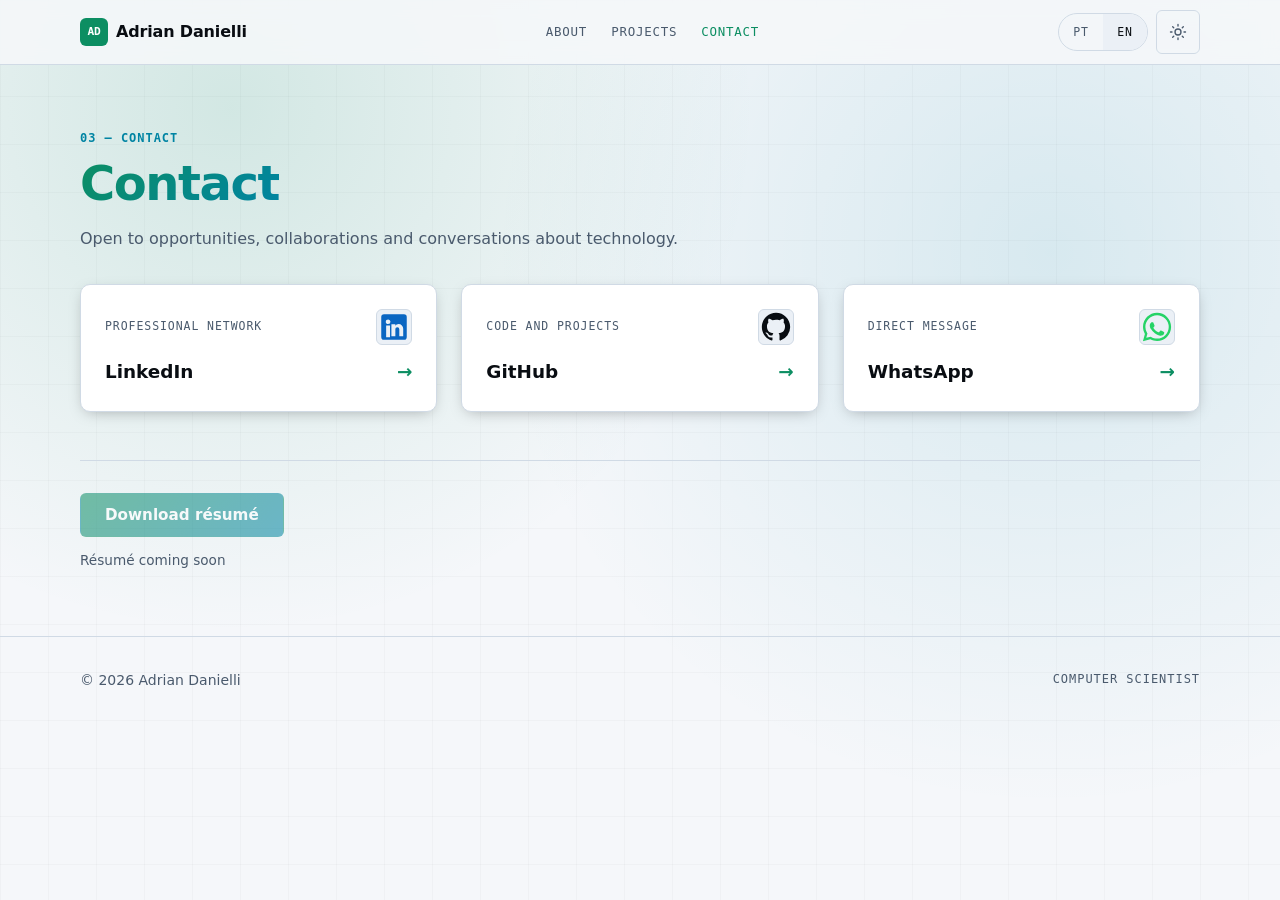
<file: en/contato.html>
<!doctype html>
<html lang="en">
<head>
  <meta charset="utf-8">
  <meta name="viewport" content="width=device-width, initial-scale=1">
  <title>Contact — Adrian Danielli</title>
  <meta name="description" content="Get in touch with Adrian Danielli: LinkedIn, GitHub and résumé.">
  <link rel="canonical" href="https://danielli-adrian.github.io/en/contato.html">
  <link rel="icon" href="../favicon.svg" type="image/svg+xml">
  <link rel="alternate" hreflang="pt-BR" href="https://danielli-adrian.github.io/contato.html">
  <link rel="alternate" hreflang="en" href="https://danielli-adrian.github.io/en/contato.html">
  <link rel="alternate" hreflang="x-default" href="https://danielli-adrian.github.io/contato.html">

  <meta property="og:type" content="website">
  <meta property="og:title" content="Contact — Adrian Danielli">
  <meta property="og:description" content="Get in touch with Adrian Danielli: LinkedIn, GitHub and résumé.">
  <meta property="og:url" content="https://danielli-adrian.github.io/en/contato.html">
  <meta property="og:image" content="https://danielli-adrian.github.io/assets/img/og-image.svg">
  <meta property="og:locale" content="en_US">
  <meta property="og:locale:alternate" content="pt_BR">
  <meta name="twitter:card" content="summary_large_image">

  <link rel="stylesheet" href="../assets/css/styles.css">
</head>
<body>
  <a class="skip-link" href="#conteudo">Skip to content</a>

  <header class="site-header">
    <div class="container site-header__inner">
      <a class="brand" href="./index.html" aria-label="AD Adrian Danielli — home">
        <span class="brand__mark" aria-hidden="true">AD</span>
        <span class="brand__nome">Adrian Danielli</span>
      </a>

      <nav class="nav" id="menu-principal" aria-label="Main">
        <ul class="nav__list">
          <li><a class="nav__link" href="./index.html">About</a></li>
          <li><a class="nav__link" href="./projetos.html">Projects</a></li>
          <li><a class="nav__link" href="./contato.html" aria-current="page">Contact</a></li>
        </ul>
      </nav>

      <div class="acoes-header">
        <div class="seletor-idioma" role="group" aria-label="Language">
          <a class="seletor-idioma__link" href="../contato.html" hreflang="pt-BR" lang="pt-BR">PT</a>
          <a class="seletor-idioma__link" href="./contato.html" aria-current="true" hreflang="en" lang="en">EN</a>
        </div>
        <button class="alternador-tema" type="button" aria-pressed="false" aria-label="Toggle theme">
          <svg class="icone-sol" width="18" height="18" viewBox="0 0 24 24" fill="none" stroke="currentColor" stroke-width="1.8" stroke-linecap="round" aria-hidden="true">
            <circle cx="12" cy="12" r="4"></circle>
            <path d="M12 2v2M12 20v2M4.9 4.9l1.4 1.4M17.7 17.7l1.4 1.4M2 12h2M20 12h2M4.9 19.1l1.4-1.4M17.7 6.3l1.4-1.4"></path>
          </svg>
          <svg class="icone-lua" width="18" height="18" viewBox="0 0 24 24" fill="none" stroke="currentColor" stroke-width="1.8" stroke-linecap="round" stroke-linejoin="round" aria-hidden="true">
            <path d="M21 12.8A8.5 8.5 0 1 1 11.2 3a6.6 6.6 0 0 0 9.8 9.8z"></path>
          </svg>
        </button>
        <button class="nav-toggle" type="button" aria-expanded="false" aria-controls="menu-principal" aria-label="Open menu">
          <span></span><span></span><span></span>
        </button>
      </div>
    </div>
  </header>

  <main id="conteudo">
    <div class="container pagina-topo">
      <p class="section__eyebrow mono">03 — Contact</p>
      <h1 class="pagina-topo__titulo">Contact</h1>
      <p class="pagina-topo__texto">Open to opportunities, collaborations and conversations about technology.</p>
    </div>

    <section class="container" aria-labelledby="canais-titulo">
      <h2 class="sr-only" id="canais-titulo">Contact channels</h2>

      <div class="grade-contato">
        <a class="cartao-contato" href="https://www.linkedin.com/in/adrian-danielli/" target="_blank" rel="noopener noreferrer">
          <div class="cartao-cabecalho">
            <span class="cartao-contato__rotulo">Professional network</span>
            <svg class="cartao-icone cartao-icone--linkedin" width="20" height="20" viewBox="0 0 24 24" fill="currentColor" aria-hidden="true">
              <path d="M19 3a2 2 0 0 1 2 2v14a2 2 0 0 1-2 2H5a2 2 0 0 1-2-2V5a2 2 0 0 1 2-2h14m-.5 15.5v-5.3a3.26 3.26 0 0 0-3.26-3.26c-.85 0-1.84.52-2.28 1.3v-1.11h-2.79v8.37h2.79v-4.93c0-.77.62-1.4 1.39-1.4a1.4 1.4 0 0 1 1.4 1.4v4.93h2.75M6.46 10.9v8.37H9.2V10.9H6.46M7.83 6.64a1.66 1.66 0 0 0-1.66 1.66c0 .92.74 1.66 1.66 1.66a1.66 1.66 0 0 0 1.66-1.66c0-.92-.74-1.66-1.66-1.66z"/>
            </svg>
          </div>
          <span class="cartao-contato__titulo">LinkedIn <span class="cartao-link__seta" aria-hidden="true">→</span></span>
        </a>
        <a class="cartao-contato" href="https://github.com/Danielli-Adrian" target="_blank" rel="noopener noreferrer">
          <div class="cartao-cabecalho">
            <span class="cartao-contato__rotulo">Code and projects</span>
            <svg class="cartao-icone cartao-icone--github" width="20" height="20" viewBox="0 0 24 24" fill="currentColor" aria-hidden="true">
              <path fill-rule="evenodd" clip-rule="evenodd" d="M12 2C6.477 2 2 6.484 2 12.017c0 4.425 2.865 8.18 6.839 9.504.5.092.682-.217.682-.483 0-.237-.008-.868-.013-1.703-2.782.605-3.369-1.343-3.369-1.343-.454-1.158-1.11-1.466-1.11-1.466-.908-.62.069-.608.069-.608 1.003.07 1.53 1.032 1.53 1.032.892 1.53 2.341 1.088 2.91.832.092-.647.35-1.088.636-1.338-2.22-.253-4.555-1.113-4.555-4.951 0-1.093.39-1.988 1.029-2.688-.103-.253-.446-1.272.098-2.65 0 0 .84-.27 2.75 1.026A9.564 9.564 0 0112 6.844c.85.004 1.705.115 2.504.337 1.909-1.296 2.747-1.027 2.747-1.027.546 1.379.202 2.398.1 2.651.64.7 1.028 1.595 1.028 2.688 0 3.848-2.339 4.695-4.566 4.943.359.309.678.92.678 1.855 0 1.338-.012 2.419-.012 2.747 0 .268.18.58.688.482A10.019 10.019 0 0022 12.017C22 6.484 17.522 2 12 2z"/>
            </svg>
          </div>
          <span class="cartao-contato__titulo">GitHub <span class="cartao-link__seta" aria-hidden="true">→</span></span>
        </a>
        <a class="cartao-contato" href="https://wa.me/5554999298829" target="_blank" rel="noopener noreferrer">
          <div class="cartao-cabecalho">
            <span class="cartao-contato__rotulo">Direct message</span>
            <svg class="cartao-icone cartao-icone--whatsapp" width="20" height="20" viewBox="0 0 24 24" fill="currentColor" aria-hidden="true">
              <path d="M12.04 2c-5.46 0-9.91 4.45-9.91 9.91 0 1.75.46 3.45 1.32 4.95L2.05 22l5.25-1.38c1.45.79 3.08 1.21 4.74 1.21 5.46 0 9.91-4.45 9.91-9.91 0-2.65-1.03-5.14-2.9-7.01A9.816 9.816 0 0 0 12.04 2m.01 1.67c2.2 0 4.26.86 5.82 2.42a8.225 8.225 0 0 1 2.41 5.83c0 4.54-3.7 8.24-8.24 8.24-1.48 0-2.93-.39-4.19-1.15l-.3-.18-3.12.82.83-3.04-.2-.31a8.19 8.19 0 0 1-1.26-4.38c0-4.54 3.7-8.24 8.24-8.24m4.52 11.66c-.25-.13-1.47-.72-1.7-.81-.23-.08-.39-.13-.56.13-.17.25-.64.81-.79.97-.14.17-.29.19-.54.06-.25-.13-1.06-.39-2.03-1.24-.75-.67-1.26-1.5-1.41-1.75-.14-.25-.02-.38.11-.51.11-.11.25-.29.37-.43.13-.15.17-.25.25-.42.08-.17.04-.31-.02-.44-.06-.13-.56-1.34-.76-1.84-.2-.49-.4-.42-.56-.43h-.48c-.17 0-.44.06-.67.31-.23.25-.88.86-.88 2.1 0 1.24.9 2.44 1.03 2.61.13.17 1.78 2.71 4.3 3.8.6.26 1.07.41 1.44.53.61.19 1.16.17 1.6.1.49-.07 1.47-.6 1.68-1.18.21-.58.21-1.07.15-1.18-.07-.12-.23-.19-.48-.31z"/>
            </svg>
          </div>
          <span class="cartao-contato__titulo">WhatsApp <span class="cartao-link__seta" aria-hidden="true">→</span></span>
        </a>
      </div>

      <div class="contato__curriculo">
        <button class="btn btn--primary" type="button" disabled aria-describedby="curriculo-nota">Download résumé</button>
        <p class="hero__nota" id="curriculo-nota">Résumé coming soon</p>
      </div>
    </section>
  </main>

  <footer class="site-footer">
    <div class="container site-footer__inner">
      <span>© 2026 Adrian Danielli</span>
      <span class="mono">Computer Scientist</span>
    </div>
  </footer>

  <script src="../assets/js/main.js" defer></script>
</body>
</html>
</file>
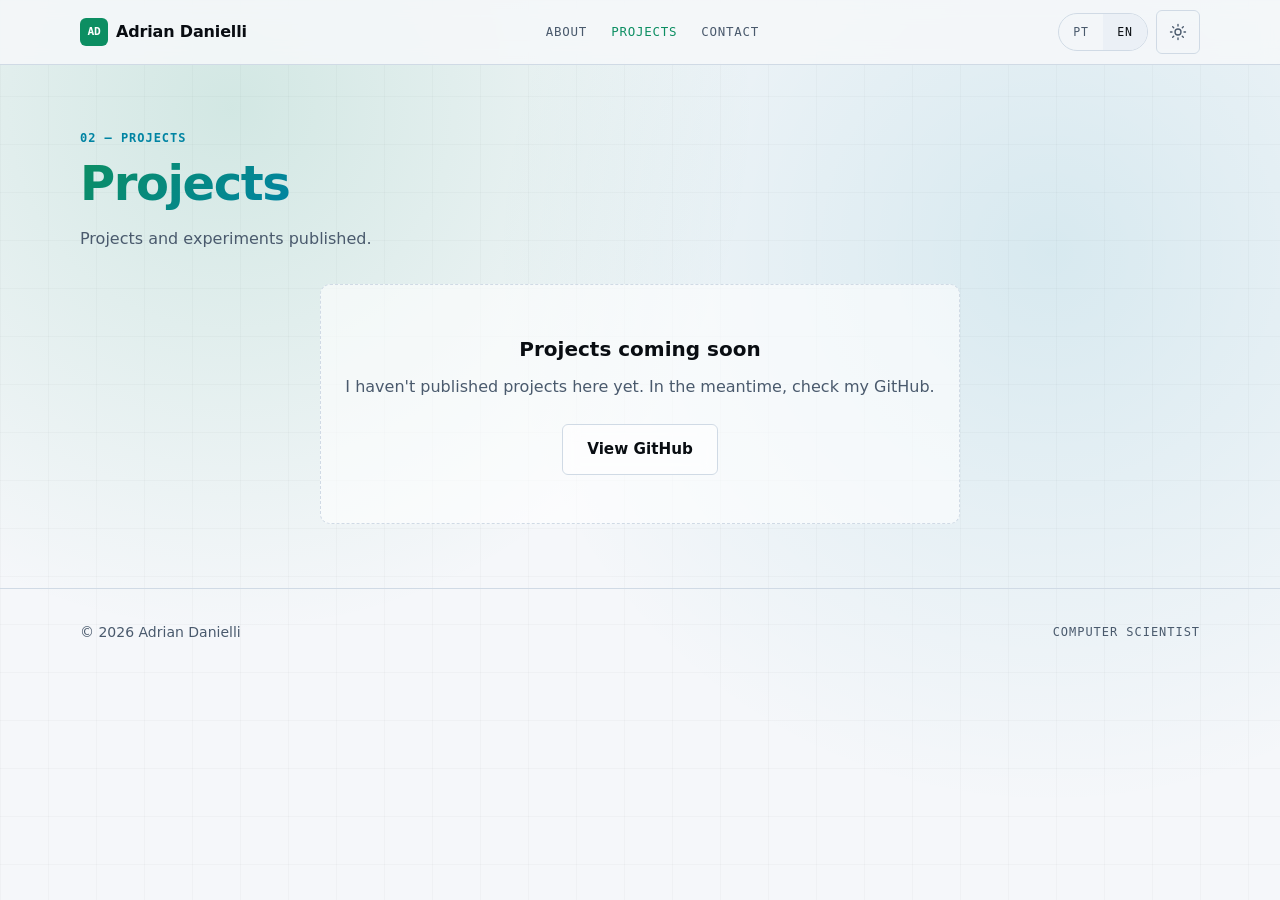
<file: en/projetos.html>
<!doctype html>
<html lang="en">
<head>
  <meta charset="utf-8">
  <meta name="viewport" content="width=device-width, initial-scale=1">
  <title>Projects — Adrian Danielli</title>
  <meta name="description" content="Projects and experiments by Adrian Danielli, Computer Scientist.">
  <link rel="canonical" href="https://danielli-adrian.github.io/en/projetos.html">
  <link rel="icon" href="../favicon.svg" type="image/svg+xml">
  <link rel="alternate" hreflang="pt-BR" href="https://danielli-adrian.github.io/projetos.html">
  <link rel="alternate" hreflang="en" href="https://danielli-adrian.github.io/en/projetos.html">
  <link rel="alternate" hreflang="x-default" href="https://danielli-adrian.github.io/projetos.html">

  <meta property="og:type" content="website">
  <meta property="og:title" content="Projects — Adrian Danielli">
  <meta property="og:description" content="Projects and experiments by Adrian Danielli, Computer Scientist.">
  <meta property="og:url" content="https://danielli-adrian.github.io/en/projetos.html">
  <meta property="og:image" content="https://danielli-adrian.github.io/assets/img/og-image.svg">
  <meta property="og:locale" content="en_US">
  <meta property="og:locale:alternate" content="pt_BR">
  <meta name="twitter:card" content="summary_large_image">

  <link rel="stylesheet" href="../assets/css/styles.css">
</head>
<body>
  <a class="skip-link" href="#conteudo">Skip to content</a>

  <header class="site-header">
    <div class="container site-header__inner">
      <a class="brand" href="./index.html" aria-label="AD Adrian Danielli — home">
        <span class="brand__mark" aria-hidden="true">AD</span>
        <span class="brand__nome">Adrian Danielli</span>
      </a>

      <nav class="nav" id="menu-principal" aria-label="Main">
        <ul class="nav__list">
          <li><a class="nav__link" href="./index.html">About</a></li>
          <li><a class="nav__link" href="./projetos.html" aria-current="page">Projects</a></li>
          <li><a class="nav__link" href="./contato.html">Contact</a></li>
        </ul>
      </nav>

      <div class="acoes-header">
        <div class="seletor-idioma" role="group" aria-label="Language">
          <a class="seletor-idioma__link" href="../projetos.html" hreflang="pt-BR" lang="pt-BR">PT</a>
          <a class="seletor-idioma__link" href="./projetos.html" aria-current="true" hreflang="en" lang="en">EN</a>
        </div>
        <button class="alternador-tema" type="button" aria-pressed="false" aria-label="Toggle theme">
          <svg class="icone-sol" width="18" height="18" viewBox="0 0 24 24" fill="none" stroke="currentColor" stroke-width="1.8" stroke-linecap="round" aria-hidden="true">
            <circle cx="12" cy="12" r="4"></circle>
            <path d="M12 2v2M12 20v2M4.9 4.9l1.4 1.4M17.7 17.7l1.4 1.4M2 12h2M20 12h2M4.9 19.1l1.4-1.4M17.7 6.3l1.4-1.4"></path>
          </svg>
          <svg class="icone-lua" width="18" height="18" viewBox="0 0 24 24" fill="none" stroke="currentColor" stroke-width="1.8" stroke-linecap="round" stroke-linejoin="round" aria-hidden="true">
            <path d="M21 12.8A8.5 8.5 0 1 1 11.2 3a6.6 6.6 0 0 0 9.8 9.8z"></path>
          </svg>
        </button>
        <button class="nav-toggle" type="button" aria-expanded="false" aria-controls="menu-principal" aria-label="Open menu">
          <span></span><span></span><span></span>
        </button>
      </div>
    </div>
  </header>

  <main id="conteudo">
    <div class="container pagina-topo">
      <p class="section__eyebrow mono">02 — Projects</p>
      <h1 class="pagina-topo__titulo">Projects</h1>
      <p class="pagina-topo__texto">Projects and experiments published.</p>
    </div>

    <section class="container" aria-labelledby="lista-projetos">
      <h2 class="sr-only" id="lista-projetos">Project list</h2>

      <div class="estado-vazio">
        <h2 class="estado-vazio__titulo">Projects coming soon</h2>
        <p class="estado-vazio__texto">I haven't published projects here yet. In the meantime, check my GitHub.</p>
        <p class="estado-vazio__acao">
          <a class="btn btn--ghost" href="https://github.com/Danielli-Adrian" target="_blank" rel="noopener noreferrer">View GitHub</a>
        </p>
      </div>

      <!-- To add a project, copy the block below and fill in the fields.
      <div class="grade-projetos">
        <article class="card-projeto">
          <h2 class="card-projeto__titulo">[PROJECT_TITLE]</h2>
          <p class="card-projeto__desc">[PROJECT_DESCRIPTION]</p>
          <a class="card-projeto__link" href="[URL]">View project</a>
        </article>
      </div>
      -->
    </section>
  </main>

  <footer class="site-footer">
    <div class="container site-footer__inner">
      <span>© 2026 Adrian Danielli</span>
      <span class="mono">Computer Scientist</span>
    </div>
  </footer>

  <script src="../assets/js/main.js" defer></script>
</body>
</html>
</file>
<file: assets/css/styles.css>
/* =========================================================
   Tokens
   ========================================================= */
:root {
  --bg: #090D12;
  --surface: #101622;
  --surface-2: #162030;
  --border: #223247;
  --text: #F0F4F8;
  --text-muted: #8FA2B7;
  --accent: #3DDC97;
  --accent-cyan: #00E5FF;
  --accent-purple: #A78BFA;
  --accent-strong: #2BC084;
  --on-accent: #04231A;
  --accent-gradient: linear-gradient(135deg, #3DDC97 0%, #00E5FF 100%);
  --accent-glow: rgba(61, 220, 151, 0.22);
  --accent-cyan-glow: rgba(0, 229, 255, 0.18);

  --font-sans: system-ui, -apple-system, "Segoe UI", Roboto, Arial, sans-serif;
  --font-mono: ui-monospace, "Cascadia Code", Consolas, monospace;

  --space-1: 4px;  --space-2: 8px;  --space-3: 12px; --space-4: 16px;
  --space-5: 24px; --space-6: 32px; --space-7: 48px; --space-8: 64px;
  --space-9: 96px;

  --radius-sm: 6px; --radius-md: 10px; --radius-full: 999px;
  --container: 1120px;
  --transition: 200ms ease-out;
}

[data-theme="light"] {
  --bg: #F5F7FA;
  --surface: #FFFFFF;
  --surface-2: #EBF0F6;
  --border: #D0DAE5;
  --text: #090D12;
  --text-muted: #4A5A6D;
  --accent: #0C8E62;
  --accent-cyan: #0084A3;
  --accent-purple: #7C3AED;
  --accent-strong: #0A734F;
  --on-accent: #FFFFFF;
  --accent-gradient: linear-gradient(135deg, #0C8E62 0%, #0084A3 100%);
  --accent-glow: rgba(12, 142, 98, 0.15);
  --accent-cyan-glow: rgba(0, 132, 163, 0.12);
}

/* =========================================================
   Reset e base
   ========================================================= */
*,
*::before,
*::after { box-sizing: border-box; }

html { scroll-behavior: smooth; }

body {
  margin: 0;
  background-color: var(--bg);
  background-image: 
    radial-gradient(circle at 18% 12%, var(--accent-glow) 0%, transparent 40%),
    radial-gradient(circle at 82% 28%, var(--accent-cyan-glow) 0%, transparent 45%),
    linear-gradient(to right, rgba(255, 255, 255, 0.02) 1px, transparent 1px),
    linear-gradient(to bottom, rgba(255, 255, 255, 0.02) 1px, transparent 1px);
  background-size: 100% 100%, 100% 100%, 48px 48px, 48px 48px;
  background-attachment: fixed;
  color: var(--text);
  font-family: var(--font-sans);
  line-height: 1.65;
  -webkit-font-smoothing: antialiased;
}

[data-theme="light"] body {
  background-image: 
    radial-gradient(circle at 18% 12%, var(--accent-glow) 0%, transparent 40%),
    radial-gradient(circle at 82% 28%, var(--accent-cyan-glow) 0%, transparent 45%),
    linear-gradient(to right, rgba(0, 0, 0, 0.025) 1px, transparent 1px),
    linear-gradient(to bottom, rgba(0, 0, 0, 0.025) 1px, transparent 1px);
}

img, svg { display: block; max-width: 100%; }

h1, h2, h3, p { margin: 0; }

a {
  color: var(--accent);
  text-decoration: none;
}

a:hover {
  text-decoration: underline;
  text-underline-offset: 3px;
}

:focus-visible {
  outline: 2px solid var(--accent);
  outline-offset: 3px;
  border-radius: 2px;
}

::selection {
  background: var(--accent);
  color: var(--on-accent);
}

.container {
  width: min(100% - 40px, var(--container));
  margin-inline: auto;
}

.mono {
  font-family: var(--font-mono);
  font-size: 0.75rem;
  letter-spacing: 0.08em;
  text-transform: uppercase;
}

.sr-only {
  position: absolute;
  width: 1px; height: 1px;
  padding: 0; margin: -1px;
  overflow: hidden;
  clip: rect(0 0 0 0);
  white-space: nowrap;
  border: 0;
}

.skip-link {
  position: absolute;
  top: -100px;
  left: var(--space-4);
  z-index: 100;
  padding: var(--space-3) var(--space-4);
  background: var(--accent);
  color: var(--on-accent);
  border-radius: var(--radius-sm);
  font-weight: 600;
}

.skip-link:focus { top: var(--space-4); }

/* =========================================================
   Header
   ========================================================= */
.site-header {
  position: sticky;
  top: 0;
  z-index: 50;
  background: var(--bg);
  background: color-mix(in srgb, var(--bg) 88%, transparent);
  backdrop-filter: blur(10px);
  border-bottom: 1px solid var(--border);
}

.site-header__inner {
  display: flex;
  align-items: center;
  justify-content: space-between;
  gap: var(--space-4);
  min-height: 64px;
}

.brand {
  display: inline-flex;
  align-items: center;
  gap: var(--space-2);
  color: var(--text);
  font-weight: 600;
  letter-spacing: -0.01em;
}

.brand:hover { text-decoration: none; }

.brand__mark {
  display: grid;
  place-items: center;
  width: 28px;
  height: 28px;
  background: var(--accent);
  color: var(--on-accent);
  border-radius: var(--radius-sm);
  font-family: var(--font-mono);
  font-size: 0.7rem;
  font-weight: 700;
}

.nav__list {
  display: flex;
  align-items: center;
  gap: var(--space-5);
  margin: 0;
  padding: 0;
  list-style: none;
}

.nav__link {
  display: inline-block;
  padding: var(--space-1) 0;
  color: var(--text-muted);
  font-family: var(--font-mono);
  font-size: 0.78rem;
  letter-spacing: 0.06em;
  text-transform: uppercase;
  transition: color var(--transition);
}

.nav__link:hover { color: var(--text); text-decoration: none; }

.nav__link[aria-current="page"] { color: var(--accent); }

.acoes-header {
  display: flex;
  align-items: center;
  gap: var(--space-2);
}

.seletor-idioma {
  display: inline-flex;
  border: 1px solid var(--border);
  border-radius: var(--radius-full);
  overflow: hidden;
}

.seletor-idioma__link {
  display: grid;
  place-items: center;
  min-width: 44px;
  min-height: 36px;
  padding: 0 var(--space-3);
  color: var(--text-muted);
  font-family: var(--font-mono);
  font-size: 0.72rem;
  letter-spacing: 0.06em;
}

.seletor-idioma__link:hover { color: var(--text); text-decoration: none; }

.seletor-idioma__link[aria-current] {
  background: var(--surface-2);
  color: var(--text);
}

.alternador-tema,
.nav-toggle {
  display: grid;
  place-items: center;
  width: 44px;
  height: 44px;
  padding: 0;
  background: transparent;
  color: var(--text-muted);
  border: 1px solid var(--border);
  border-radius: var(--radius-sm);
  cursor: pointer;
  transition: color var(--transition), border-color var(--transition);
}

.alternador-tema:hover,
.nav-toggle:hover {
  color: var(--accent);
  border-color: var(--accent);
}

.icone-sol { display: none; }
.icone-lua { display: block; }

[data-theme="light"] .icone-sol { display: block; }
[data-theme="light"] .icone-lua { display: none; }

.nav-toggle {
  display: none;
  width: 44px;
  height: 44px;
}

.nav-toggle span {
  display: block;
  width: 18px;
  height: 2px;
  background: currentColor;
  transition: transform var(--transition), opacity var(--transition);
}

.nav-toggle span + span { margin-top: 4px; }

.nav-toggle[aria-expanded="true"] span:nth-child(1) { transform: translateY(6px) rotate(45deg); }
.nav-toggle[aria-expanded="true"] span:nth-child(2) { opacity: 0; }
.nav-toggle[aria-expanded="true"] span:nth-child(3) { transform: translateY(-6px) rotate(-45deg); }

/* =========================================================
   Componentes
   ========================================================= */
.btn {
  display: inline-flex;
  align-items: center;
  justify-content: center;
  gap: var(--space-2);
  min-height: 44px;
  padding: var(--space-3) var(--space-5);
  border: 1px solid transparent;
  border-radius: var(--radius-sm);
  font-family: inherit;
  font-size: 0.95rem;
  font-weight: 600;
  cursor: pointer;
  transition: background var(--transition), border-color var(--transition), color var(--transition);
}

.btn:hover { text-decoration: none; }

.btn--primary {
  background: var(--accent-gradient);
  color: var(--on-accent);
  box-shadow: 0 4px 16px -4px var(--accent-glow);
  font-weight: 600;
}

.btn--primary:hover:not(:disabled) {
  filter: brightness(1.08);
  box-shadow: 0 6px 22px -3px var(--accent-glow);
  transform: translateY(-1px);
}

.btn--ghost {
  background: color-mix(in srgb, var(--surface) 60%, transparent);
  border-color: var(--border);
  color: var(--text);
  backdrop-filter: blur(8px);
}

.btn--ghost:hover {
  border-color: var(--accent-cyan);
  color: var(--accent-cyan);
  box-shadow: 0 0 16px -4px var(--accent-cyan-glow);
  transform: translateY(-1px);
}

.btn:disabled {
  opacity: 0.55;
  cursor: not-allowed;
  box-shadow: none;
}

.btn:disabled:hover {
  background: var(--accent-gradient);
  color: var(--on-accent);
  filter: none;
  transform: none;
}

.status-pill {
  display: inline-flex;
  align-items: center;
  gap: var(--space-2);
  padding: 5px 14px;
  margin-bottom: var(--space-4);
  background: color-mix(in srgb, var(--surface) 80%, transparent);
  border: 1px solid var(--border);
  border-radius: var(--radius-full);
  font-family: var(--font-mono);
  font-size: 0.76rem;
  color: var(--text-muted);
  box-shadow: 0 2px 10px rgba(0, 0, 0, 0.2);
  backdrop-filter: blur(8px);
}

.status-pill__ponto {
  width: 8px;
  height: 8px;
  border-radius: var(--radius-full);
  background: var(--accent);
  box-shadow: 0 0 10px var(--accent);
  animation: pulso-status 2.2s infinite ease-in-out;
}

@keyframes pulso-status {
  0%, 100% { opacity: 1; transform: scale(1); }
  50% { opacity: 0.35; transform: scale(0.8); }
}

.hero {
  padding-block: clamp(56px, 9vw, 112px) var(--space-8);
}

.hero__grid {
  display: grid;
  grid-template-columns: 1.15fr 0.85fr;
  align-items: center;
  gap: var(--space-8);
}

.hero__eyebrow {
  display: inline-flex;
  align-items: center;
  gap: var(--space-2);
  margin-bottom: var(--space-3);
  color: var(--accent-cyan);
  font-weight: 600;
}

.hero__eyebrow::before {
  content: "";
  width: 28px;
  height: 2px;
  background: var(--accent-gradient);
}

.hero__titulo {
  font-size: clamp(2.6rem, 6.5vw, 4.25rem);
  line-height: 1.04;
  letter-spacing: -0.035em;
  font-weight: 800;
  background: var(--accent-gradient);
  -webkit-background-clip: text;
  -webkit-text-fill-color: transparent;
  display: inline-block;
}

.hero__cargo {
  margin-top: var(--space-4);
  color: var(--text);
  font-size: clamp(1.1rem, 2vw, 1.35rem);
  font-weight: 500;
}

.hero__cargo span {
  color: var(--accent-cyan);
}

.hero__acoes {
  display: flex;
  flex-wrap: wrap;
  gap: var(--space-3);
  margin-top: var(--space-6);
}

.hero__nota {
  margin-top: var(--space-3);
  color: var(--text-muted);
  font-size: 0.85rem;
}

.terminal {
  background: var(--surface);
  border: 1px solid var(--border);
  border-radius: var(--radius-md);
  font-family: var(--font-mono);
  font-size: 0.82rem;
  line-height: 1.9;
  overflow: hidden;
  box-shadow: 0 18px 40px -15px rgba(0, 0, 0, 0.45), 0 0 1px 1px rgba(255, 255, 255, 0.05);
}

.terminal__barra {
  display: flex;
  align-items: center;
  gap: 7px;
  padding: var(--space-2) var(--space-4);
  border-bottom: 1px solid var(--border);
  background: var(--surface-2);
}

.terminal__ponto {
  width: 10px;
  height: 10px;
  border-radius: var(--radius-full);
}

.terminal__ponto--fechar { background: #EF4444; }
.terminal__ponto--minimizar { background: #F59E0B; }
.terminal__ponto--expandir { background: #10B981; }

.terminal__aba {
  margin-left: auto;
  color: var(--text-muted);
  font-size: 0.72rem;
  opacity: 0.7;
}

.terminal__corpo { padding: var(--space-5); }

.terminal__linha { display: block; color: var(--text-muted); }
.terminal__linha--saida { color: var(--text); }
.terminal__prompt { color: var(--accent); font-weight: bold; }

.syntax-cmd { color: var(--accent-cyan); font-weight: 600; }
.syntax-string { color: var(--accent); }
.syntax-prop { color: var(--accent-purple); }
.syntax-accent { color: var(--accent); }
.syntax-cyan { color: var(--accent-cyan); }

.terminal__cursor {
  color: var(--accent-cyan);
  animation: piscar-cursor 1s infinite step-start;
}

@keyframes piscar-cursor {
  0%, 100% { opacity: 1; }
  50% { opacity: 0; }
}

.section {
  padding-block: var(--space-8);
  border-top: 1px solid var(--border);
}

.section__cabecalho { margin-bottom: var(--space-6); }

.section__eyebrow {
  display: block;
  margin-bottom: var(--space-2);
  color: var(--accent-cyan);
  font-weight: 600;
}

.section__titulo {
  font-size: clamp(1.6rem, 3vw, 2.2rem);
  line-height: 1.2;
  letter-spacing: -0.02em;
  font-weight: 700;
}

.sobre__grid {
  display: grid;
  grid-template-columns: 1.2fr 0.8fr;
  gap: var(--space-8);
  align-items: start;
}

.prose {
  max-width: 62ch;
  color: var(--text-muted);
  font-size: 1.05rem;
}

.prose p + p { margin-top: var(--space-4); }

.foto-placeholder {
  display: grid;
  place-items: center;
  aspect-ratio: 1 / 1;
  width: 100%;
  max-width: 320px;
  margin-inline: auto;
  background: radial-gradient(circle at center, var(--surface-2) 0%, var(--surface) 100%);
  border: 1px solid var(--border);
  border-radius: var(--radius-md);
  color: var(--accent);
  font-family: var(--font-mono);
  font-size: 2.2rem;
  letter-spacing: 0.1em;
  box-shadow: 0 10px 30px -10px var(--accent-glow);
  position: relative;
}

.links__grid,
.grade-projetos,
.grade-contato {
  display: grid;
  gap: var(--space-5);
}

.links__grid,
.grade-contato { grid-template-columns: repeat(3, minmax(0, 1fr)); }

.grade-projetos { grid-template-columns: repeat(3, minmax(0, 1fr)); }

.cartao-link,
.cartao-contato {
  display: flex;
  flex-direction: column;
  gap: var(--space-3);
  padding: var(--space-5);
  background: var(--surface);
  border: 1px solid var(--border);
  border-radius: var(--radius-md);
  color: var(--text);
  box-shadow: 0 4px 16px -6px rgba(0, 0, 0, 0.35);
  transition: border-color var(--transition), transform var(--transition), box-shadow var(--transition);
  position: relative;
  overflow: hidden;
}

.cartao-link::before,
.cartao-contato::before {
  content: "";
  position: absolute;
  top: 0;
  left: 0;
  right: 0;
  height: 2px;
  background: var(--accent-gradient);
  opacity: 0;
  transition: opacity var(--transition);
}

.cartao-link:hover,
.cartao-contato:hover {
  border-color: var(--accent-cyan);
  text-decoration: none;
  transform: translateY(-4px);
  box-shadow: 0 12px 28px -8px var(--accent-cyan-glow), 0 0 1px 1px var(--accent-cyan);
}

.cartao-link:hover::before,
.cartao-contato:hover::before {
  opacity: 1;
}

.cartao-cabecalho {
  display: flex;
  align-items: center;
  justify-content: space-between;
  gap: var(--space-3);
}

.cartao-icone {
  display: grid;
  place-items: center;
  width: 36px;
  height: 36px;
  border-radius: var(--radius-sm);
  background: var(--surface-2);
  border: 1px solid var(--border);
  color: var(--text);
  transition: transform var(--transition);
}

.cartao-icone--linkedin { color: #0A66C2; }
.cartao-icone--github { color: var(--text); }
.cartao-icone--whatsapp { color: #25D366; }

.cartao-link:hover .cartao-icone,
.cartao-contato:hover .cartao-icone {
  transform: scale(1.1);
}

.cartao-link__rotulo,
.cartao-contato__rotulo {
  color: var(--text-muted);
  font-family: var(--font-mono);
  font-size: 0.72rem;
  letter-spacing: 0.08em;
  text-transform: uppercase;
}

.cartao-link__titulo,
.cartao-contato__titulo {
  display: flex;
  align-items: center;
  justify-content: space-between;
  gap: var(--space-3);
  font-size: 1.15rem;
  font-weight: 600;
}

.cartao-link__seta {
  color: var(--accent);
  transition: transform var(--transition), color var(--transition);
}

.cartao-link:hover .cartao-link__seta,
.cartao-contato:hover .cartao-link__seta {
  color: var(--accent-cyan);
  transform: translateX(4px);
}

.card-projeto {
  display: flex;
  flex-direction: column;
  gap: var(--space-3);
  min-height: 200px;
  padding: var(--space-5);
  background: var(--surface);
  border: 1px solid var(--border);
  border-radius: var(--radius-md);
  box-shadow: 0 4px 16px -6px rgba(0, 0, 0, 0.35);
  transition: border-color var(--transition), transform var(--transition), box-shadow var(--transition);
  position: relative;
  overflow: hidden;
}

.card-projeto:hover {
  border-color: var(--accent-cyan);
  transform: translateY(-4px);
  box-shadow: 0 12px 28px -8px var(--accent-cyan-glow);
}

.card-projeto__titulo { font-size: 1.15rem; }

.card-projeto__desc { color: var(--text-muted); }

.card-projeto__link { margin-top: auto; font-weight: 600; }

.estado-vazio {
  max-width: 640px;
  margin-inline: auto;
  padding: var(--space-7) var(--space-5);
  border: 1px dashed var(--border);
  border-radius: var(--radius-md);
  text-align: center;
  background: color-mix(in srgb, var(--surface) 60%, transparent);
}

.estado-vazio__titulo {
  margin-bottom: var(--space-2);
  font-size: 1.25rem;
}

.estado-vazio__texto { color: var(--text-muted); }

.estado-vazio__acao { margin-top: var(--space-5); }

.pagina-topo { padding-block: var(--space-8) var(--space-6); }

.pagina-topo__titulo {
  font-size: clamp(2rem, 4.5vw, 3rem);
  line-height: 1.1;
  letter-spacing: -0.03em;
  font-weight: 800;
  background: var(--accent-gradient);
  -webkit-background-clip: text;
  -webkit-text-fill-color: transparent;
  display: inline-block;
}

.pagina-topo__texto {
  margin-top: var(--space-4);
  max-width: 60ch;
  color: var(--text-muted);
}

.contato__curriculo {
  margin-top: var(--space-7);
  padding-top: var(--space-6);
  border-top: 1px solid var(--border);
}

.site-footer {
  margin-top: var(--space-8);
  padding-block: var(--space-6);
  border-top: 1px solid var(--border);
  color: var(--text-muted);
  font-size: 0.875rem;
}

.site-footer__inner {
  display: flex;
  flex-wrap: wrap;
  align-items: center;
  justify-content: space-between;
  gap: var(--space-3);
}

/* =========================================================
   Responsivo
   ========================================================= */
@media (max-width: 1023px) {
  .grade-projetos { grid-template-columns: repeat(2, minmax(0, 1fr)); }
}

@media (max-width: 900px) {
  .hero__grid { grid-template-columns: 1fr; gap: var(--space-7); }
  .terminal { max-width: 520px; }
  .sobre__grid { grid-template-columns: 1fr; }
  .foto-placeholder { max-width: 260px; margin-inline: 0; }
  .links__grid,
  .grade-contato { grid-template-columns: repeat(auto-fit, minmax(220px, 1fr)); }
}

@media (max-width: 767px) {
  .nav {
    position: absolute;
    top: 100%;
    left: 0;
    right: 0;
    display: none;
    padding: var(--space-4) 0;
    background: var(--surface);
    border-bottom: 1px solid var(--border);
  }

  .nav--aberto { display: block; }

  .nav__list {
    flex-direction: column;
    align-items: stretch;
    gap: 0;
    width: min(100% - 40px, var(--container));
    margin-inline: auto;
  }

  .nav__link {
    display: block;
    min-height: 44px;
    padding: var(--space-3) 0;
    font-size: 0.85rem;
  }

  .nav-toggle { display: flex; flex-direction: column; justify-content: center; }

  .brand__nome { display: none; }
}

@media (max-width: 640px) {
  .links__grid,
  .grade-contato,
  .grade-projetos { grid-template-columns: 1fr; }

  .hero { padding-block: var(--space-7) var(--space-6); }

  .site-footer__inner { flex-direction: column; align-items: flex-start; }
}

@media (prefers-reduced-motion: reduce) {
  html { scroll-behavior: auto; }

  *,
  *::before,
  *::after {
    transition: none !important;
    animation: none !important;
  }
}
</file>
